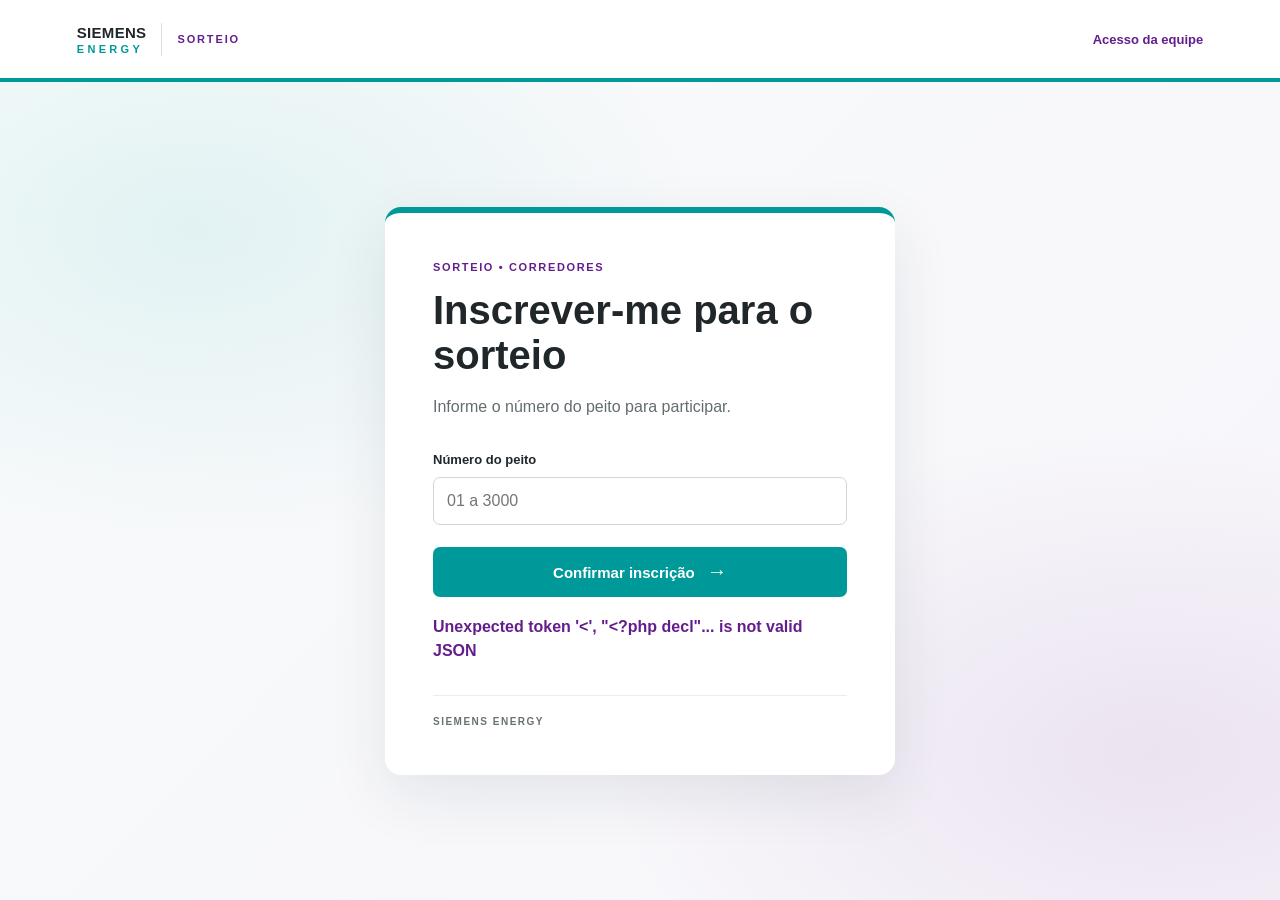
<file: index.html>
<!doctype html><html lang="pt-BR"><head><meta charset="utf-8"><meta name="viewport" content="width=device-width,initial-scale=1"><meta name="theme-color" content="#009999"><title>Inscrever-me para o sorteio | Siemens Energy</title><link rel="stylesheet" href="siemens.css"></head>
<body><header><a href="index.html" class="brand" aria-label="Siemens Energy Sorteio"><span class="brand-name">SIEMENS<span class="energy">ENERGY</span></span><span class="brand-divider"></span><span class="brand-event">SORTEIO</span></a><a href="sorteio.php" class="staff-link">Acesso da equipe</a></header><main><section class="card"><div class="eyebrow">SORTEIO • CORREDORES</div><h1 id="heading">Inscrever-me para o sorteio</h1><p id="intro">Informe o número do peito para participar.</p><form id="signup"><label for="numero">Número do peito</label><input id="numero" name="numero" type="number" min="1" max="3000" required placeholder="01 a 3000"><button>Confirmar inscrição <span aria-hidden="true">→</span></button></form><div id="message" role="status"></div><div class="brand-footer"><span>SIEMENS ENERGY</span></div></section></main>
<script>
const api=(a,data={})=>fetch('api.php?action='+a,{method:a==='status'?'GET':'POST',headers:{'Content-Type':'application/json'},body:a==='status'?undefined:JSON.stringify(data)}).then(async r=>{let x=await r.json();if(!r.ok)throw Error(x.error||'Erro no servidor');return x});
async function check(){try{const x=await api('status');if(x.closed){document.getElementById('heading').textContent='Inscrições finalizadas';document.getElementById('intro').textContent='As inscrições para este sorteio foram encerradas.';document.getElementById('signup').hidden=true}}catch(e){document.getElementById('message').textContent=e.message}}
document.getElementById('signup').addEventListener('submit',async e=>{e.preventDefault();const button=e.target.querySelector('button'),m=document.getElementById('message');button.disabled=true;m.textContent='';try{const x=await api('register',{numero:document.getElementById('numero').value});m.textContent=x.message;e.target.reset()}catch(err){m.textContent=err.message}finally{button.disabled=false}});check();
</script></body></html>
</file>
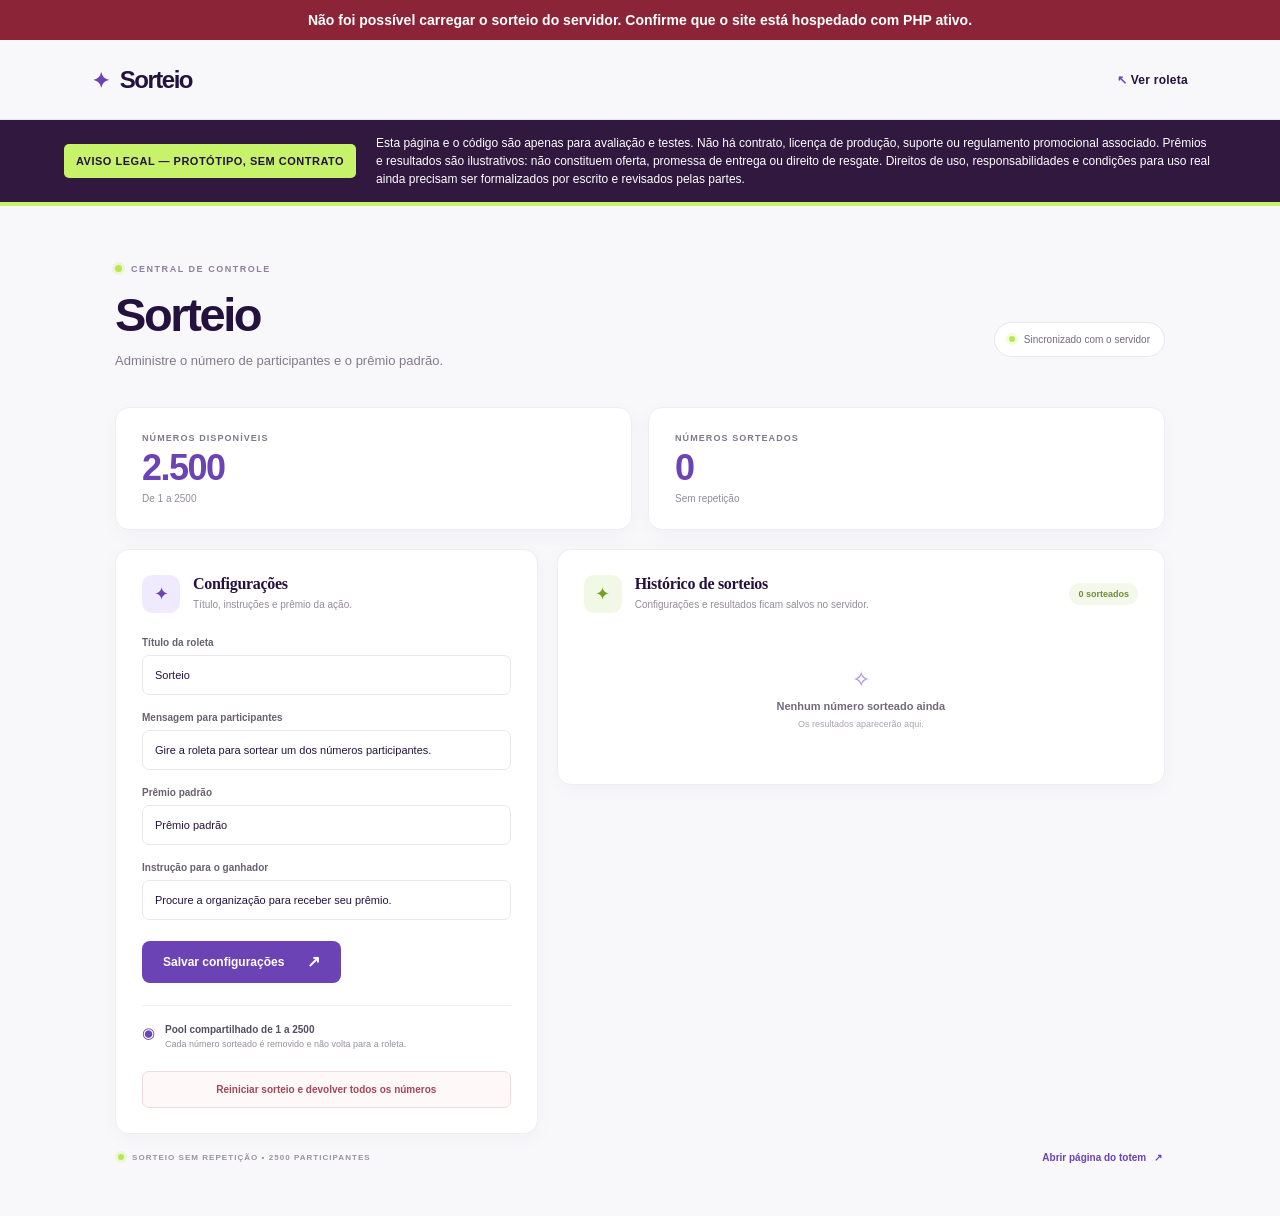
<file: admin.html>
<!doctype html>
<html lang="pt-BR"><head><meta charset="utf-8"><meta name="viewport" content="width=device-width,initial-scale=1"><meta name="theme-color" content="#24123e"><title>Admin - Sorteio</title><link rel="stylesheet" href="style.css?v=2"><link rel="stylesheet" href="legal.css?v=2"><link rel="stylesheet" href="raffle.css?v=2"></head>
<body class="admin-page"><header class="topbar"><a class="brand" href="index.html"><span class="brand-mark">&#10022;</span> Sorteio</a><a class="admin-link" href="index.html"><span>&#8598;</span> Ver roleta</a></header>
<aside class="prototype-legal" role="note"><strong class="legal-badge">AVISO LEGAL &mdash; PROT&Oacute;TIPO, SEM CONTRATO</strong><p>Esta p&aacute;gina e o c&oacute;digo s&atilde;o apenas para avalia&ccedil;&atilde;o e testes. N&atilde;o h&aacute; contrato, licen&ccedil;a de produ&ccedil;&atilde;o, suporte ou regulamento promocional associado. Pr&ecirc;mios e resultados s&atilde;o ilustrativos: n&atilde;o constituem oferta, promessa de entrega ou direito de resgate. Direitos de uso, responsabilidades e condi&ccedil;&otilde;es para uso real ainda precisam ser formalizados por escrito e revisados pelas partes.</p></aside>
<main class="admin-shell"><section class="admin-heading"><div><span class="eyebrow"><i></i> CENTRAL DE CONTROLE</span><h1>Sorteio</h1><p>Administre o n&uacute;mero de participantes e o pr&ecirc;mio padr&atilde;o.</p></div><div class="live-pill"><i></i> Sincronizado com o servidor</div></section>
<div class="raffle-stats"><section class="panel stat-card"><span>N&Uacute;MEROS DISPON&Iacute;VEIS</span><b id="remainingCount">2500</b><small>De 1 a 2500</small></section><section class="panel stat-card"><span>N&Uacute;MEROS SORTEADOS</span><b id="drawnCount">0</b><small>Sem repeti&ccedil;&atilde;o</small></section></div>
<div class="admin-grid"><section class="panel settings-panel"><div class="panel-title"><div class="panel-icon">&#10022;</div><div><h2>Configura&ccedil;&otilde;es</h2><p>T&iacute;tulo, instru&ccedil;&otilde;es e pr&ecirc;mio da a&ccedil;&atilde;o.</p></div></div><form id="settingsForm" class="settings-form"><label>T&iacute;tulo da roleta<input id="titleInput" maxlength="64"></label><label>Mensagem para participantes<input id="subtitleInput" maxlength="110"></label><label>Pr&ecirc;mio padr&atilde;o<input id="prizeNameInput" maxlength="64" placeholder="Ex.: Pr&ecirc;mio"></label><label>Instru&ccedil;&atilde;o para o ganhador<input id="prizeDescriptionInput" maxlength="130" placeholder="Ex.: Procure a organiza&ccedil;&atilde;o para retirar o pr&ecirc;mio"></label><button class="button button-purple" type="submit">Salvar configura&ccedil;&otilde;es <span>&#8599;</span></button></form><div class="offline-note"><span>&#9673;</span><div><b>Pool compartilhado de 1 a 2500</b><small>Cada n&uacute;mero sorteado &eacute; removido e n&atilde;o volta para a roleta.</small></div></div><button id="resetDraw" class="reset-draw" type="button">Reiniciar sorteio e devolver todos os n&uacute;meros</button></section>
<section class="panel history-panel"><div class="panel-title"><div class="panel-icon lime-icon">&#10022;</div><div><h2>Hist&oacute;rico de sorteios</h2><p>Configurações e resultados ficam salvos no servidor.</p></div><span id="historyCount" class="count-chip">0 sorteados</span></div><div id="winnerHistory" class="winner-history"></div><div id="emptyHistory" class="empty-state"><span>&#10023;</span><b>Nenhum n&uacute;mero sorteado ainda</b><small>Os resultados aparecer&atilde;o aqui.</small></div></section></div>
<section class="admin-bottom"><span><i></i> SORTEIO SEM REPETI&Ccedil;&Atilde;O &bull; 2500 PARTICIPANTES</span><a href="index.html">Abrir p&aacute;gina do totem <b>&#8599;</b></a></section></main><script src="app.js?v=2"></script></body></html>
</file>
<file: siemens.css>
:root{--teal:rgb(0,153,153);--violet:rgb(100,30,140);--ink:#20272b;--paper:#f5f7f7}*{box-sizing:border-box}body{margin:0;background:var(--paper);color:var(--ink);font:16px Arial,sans-serif}header{min-height:82px;padding:12px max(6vw,22px);display:flex;align-items:center;justify-content:space-between;gap:14px;background:#fff;border-bottom:4px solid var(--teal)}.brand{display:flex;align-items:center;gap:10px;color:var(--ink);text-decoration:none;letter-spacing:.04em}.brand-name{font-size:15px;font-weight:800;letter-spacing:.02em}.brand-name .energy{display:block;margin:2px 0 0;color:var(--teal);font-size:11px;letter-spacing:.3em}.brand-divider{height:33px;width:1px;background:#dce2e2;margin:0 5px}.brand-event{color:var(--violet);font-size:11px;font-weight:800;letter-spacing:.17em}.staff-link{color:var(--violet);font-size:13px;text-decoration:none;font-weight:700;white-space:nowrap}main{min-height:calc(100vh - 82px);display:grid;place-items:center;padding:clamp(16px,4vw,36px);background:radial-gradient(ellipse at 15% 18%,#00999916,transparent 33%),radial-gradient(ellipse at 90% 82%,#641e8c16,transparent 34%),linear-gradient(135deg,#f7fbfb,#f8f5fa)}.card{width:min(100%,510px);min-width:0;position:relative;background:white;padding:clamp(25px,6vw,48px);border-radius:16px;box-shadow:0 20px 60px #14292b17;border-top:6px solid var(--teal)}.eyebrow{color:var(--violet);font-size:11px;font-weight:700;letter-spacing:.15em}h1{font-size:clamp(30px,7vw,40px);line-height:1.12;margin:15px 0;overflow-wrap:anywhere}p{color:#626d70;line-height:1.6}form{display:grid;gap:10px;margin-top:25px}label{font-size:13px;font-weight:700;margin-top:7px}input{width:100%;height:48px;border:1px solid #cdd8d8;border-radius:7px;padding:0 13px;font-size:16px}input:focus{outline:3px solid #00999925;border-color:var(--teal)}button{width:100%;min-height:50px;border:0;border-radius:7px;background:var(--teal);color:white;font-size:15px;font-weight:700;cursor:pointer;margin-top:12px;padding:10px 16px}button:hover{background:var(--violet)}button:disabled{opacity:.6;cursor:wait}button span{margin-left:8px;font-size:20px}#message{margin-top:18px;color:var(--violet);font-weight:700;line-height:1.5;overflow-wrap:anywhere}.brand-footer{display:flex;align-items:center;gap:9px;border-top:1px solid #e8eded;margin-top:32px;padding-top:20px;color:#687275;font-size:10px;font-weight:800;letter-spacing:.15em}[hidden]{display:none!important}@media(max-width:480px){header{min-height:70px;padding:10px 16px}.brand{gap:7px}.brand-name{font-size:13px}.brand-name .energy{font-size:10px}.brand-divider{height:28px;margin:0 2px}.brand-event{font-size:9px;letter-spacing:.1em}.staff-link{font-size:12px}main{min-height:calc(100svh - 70px);padding:18px}.card{padding:27px 22px;border-radius:12px}h1{font-size:clamp(29px,9vw,36px)}form{margin-top:21px}.brand-footer{margin-top:24px}}@media(max-width:350px){header{gap:8px;padding-inline:12px}.brand{gap:5px}.brand-event{display:none}.staff-link{font-size:11px}}
</file>
<file: style.css>
:root{--ink:#24123e;--purple:#6b43b5;--lilac:#d8c7ff;--lime:#c7f36b;--paper:#faf9fc;--muted:#878091;--line:#edeaf2}*{box-sizing:border-box}body{margin:0;background:var(--paper);color:var(--ink);font-family:'DM Sans',Arial,sans-serif}.topbar{height:80px;padding:0 7.2%;display:flex;align-items:center;justify-content:space-between;border-bottom:1px solid rgba(36,18,62,.07);position:relative;z-index:2}.brand{text-decoration:none;color:var(--ink);font:800 24px Manrope,sans-serif;letter-spacing:-1.5px}.brand-mark{color:var(--purple);font-size:21px;margin-right:6px}.brand-light{color:var(--purple)}.admin-link{font-size:12px;font-weight:700;letter-spacing:.02em;color:var(--ink);text-decoration:none}.admin-link span{color:var(--purple);margin-left:5px}.wheel-page{min-height:100vh;background:radial-gradient(ellipse at 77% 53%,#f1eaff 0,rgba(241,234,255,.36) 27%,transparent 54%),#faf9fc}.wheel-layout{max-width:1200px;margin:0 auto;min-height:calc(100vh - 140px);padding:48px 7.2% 42px;display:grid;grid-template-columns: .85fr 1.15fr;align-items:center;gap:35px}.wheel-copy{padding-bottom:15px}.eyebrow{display:inline-flex;align-items:center;gap:9px;color:#8d819f;font-size:9px;font-weight:700;letter-spacing:.17em}.eyebrow i,.admin-bottom i,.live-pill i{display:inline-block;width:7px;height:7px;border-radius:50%;background:#b7e84f;box-shadow:0 0 0 3px rgba(199,243,107,.25)}h1,h2,p{margin-top:0}.wheel-copy h1,.admin-heading h1{font:600 clamp(47px,5.2vw,68px)/1.06 Manrope,sans-serif;letter-spacing:-3.6px;margin:23px 0 17px}.wheel-copy h1 em,.admin-heading h1 em{font-style:normal;color:var(--purple)}.wheel-copy>p,.admin-heading p{color:#817b8a;font-size:14px;line-height:1.7;margin:0 0 30px}.wheel-cta{display:flex;align-items:center;gap:16px;flex-wrap:wrap}.button{height:49px;padding:0 21px;border:0;border-radius:8px;font:700 12px 'DM Sans',sans-serif;display:inline-flex;align-items:center;justify-content:center;gap:23px;cursor:pointer;transition:transform .18s,box-shadow .18s}.button:hover{transform:translateY(-2px);box-shadow:0 8px 20px #24123e1c}.button:disabled{opacity:.55;cursor:wait;transform:none}.button span{font-size:16px}.button-lime{background:var(--lime);color:var(--ink)}.button-purple{background:var(--purple);color:white}.button-dark{background:var(--ink);color:white}.prize-count{font-size:11px;color:#918a9a}.event-note{display:flex;align-items:center;gap:12px;margin-top:53px;color:#817b8a;font-size:11px;line-height:1.7}.event-note strong{color:var(--ink);font-weight:700}.note-icon{width:34px;height:34px;background:#eee7fc;color:var(--purple);border-radius:10px;display:grid;place-items:center;font-size:17px}.wheel-stage{display:flex;align-items:center;flex-direction:column;position:relative}.wheel-glow{position:absolute;width:min(90%,470px);aspect-ratio:1;border-radius:50%;background:#d6c3ff52;filter:blur(32px);top:6%;}.wheel-frame{position:relative;width:min(100%,460px);aspect-ratio:1;padding:16px;border-radius:50%;background:white;box-shadow:0 25px 65px #42246d20,0 0 0 1px #ece4f8;z-index:1}.wheel-frame:before{content:'';position:absolute;inset:7px;border:1px solid #e8ddfb;border-radius:50%;pointer-events:none}.wheel-frame svg{height:100%;width:100%;border-radius:50%;transition:transform 5.4s cubic-bezier(.12,.73,.08,1)}.wheel-pointer{position:absolute;z-index:2;top:-2px;left:50%;transform:translateX(-50%);width:0;height:0;border-left:14px solid transparent;border-right:14px solid transparent;border-top:36px solid var(--lime);filter:drop-shadow(0 3px 2px #421c5830)}.wheel-hub{position:absolute;z-index:2;top:50%;left:50%;transform:translate(-50%,-50%);width:73px;height:73px;border-radius:50%;background:white;box-shadow:0 3px 15px #24123e2b;display:flex;align-items:center;justify-content:center;font:800 18px Manrope;letter-spacing:-1px}.wheel-hub b{color:var(--purple)}.wheel-caption{display:flex;align-items:center;gap:12px;margin-top:22px;color:#988ea6;font-size:8px;letter-spacing:.15em;font-weight:700}.caption-line{height:1px;width:29px;background:#dcd3e8}.footer{height:60px;padding:0 7.2%;display:flex;align-items:center;justify-content:space-between;border-top:1px solid #eeeaf3;color:#9a93a2;font-size:8px;font-weight:700;letter-spacing:.13em}.footer b{color:var(--purple);font-size:12px;margin:0 4px}.result-dialog{width:min(410px,calc(100% - 32px));border:0;border-radius:18px;padding:39px;text-align:center;color:var(--ink);box-shadow:0 25px 100px #24123e42;overflow:visible}.result-dialog::backdrop{background:#211136a8;backdrop-filter:blur(5px)}.result-dialog .eyebrow{justify-content:center}.dialog-close{position:absolute;right:14px;top:12px;border:0;background:transparent;font-size:25px;color:#93899f;cursor:pointer}.result-image{height:115px;width:150px;margin:24px auto 13px;border-radius:15px;background:#f2ecfb center/cover no-repeat;display:grid;place-items:center;color:var(--purple);font-size:34px}.result-dialog h2{font:800 28px Manrope;letter-spacing:-1px;margin:0 0 8px}.result-dialog p{color:#817b8a;font-size:13px;line-height:1.6;margin:0 0 20px}.winner-mark{position:absolute;top:91px;right:90px;color:#a77cf1}.admin-page{background:#f8f7fa;min-height:100vh}.admin-shell{max-width:1120px;margin:0 auto;padding:52px 35px 35px}.admin-heading{display:flex;align-items:flex-end;justify-content:space-between;margin-bottom:35px}.admin-heading h1{font-size:47px;margin:14px 0 10px;letter-spacing:-2.4px}.admin-heading p{margin-bottom:0;font-size:13px}.live-pill{margin-bottom:15px;border:1px solid #e9e5ef;background:white;padding:11px 14px;border-radius:30px;color:#726b7b;font-size:10px;display:flex;align-items:center;gap:9px}.live-pill i{width:6px;height:6px}.admin-grid{display:grid;grid-template-columns:.82fr 1.18fr;gap:19px;align-items:start}.panel{background:white;border:1px solid #efedf2;border-radius:14px;padding:25px 26px;box-shadow:0 5px 20px #29164908}.panel-title{display:flex;align-items:center;gap:13px;margin-bottom:24px}.panel-icon{height:38px;width:38px;display:grid;place-items:center;border-radius:10px;background:#f0eafe;color:var(--purple);font-size:18px}.lime-icon{background:#f2f8e6;color:#739f26}.panel-title h2{font:700 16px Manrope;margin:0 0 4px;letter-spacing:-.3px}.panel-title p{font-size:10px;color:#928c99;margin:0;line-height:1.5}.settings-form,.prize-form{display:flex;flex-direction:column;gap:16px}.settings-form label,.prize-form label{display:flex;flex-direction:column;gap:7px;color:#686170;font-size:10px;font-weight:700}.settings-form input,.prize-form input:not([type=file]){width:100%;height:40px;border:1px solid #e9e6ed;border-radius:7px;padding:0 12px;color:var(--ink);font:500 11px 'DM Sans',sans-serif;outline:none;background:white}.settings-form input:focus,.prize-form input:focus{border-color:#a889dc;box-shadow:0 0 0 3px #6b43b514}.settings-form .button{margin-top:4px;width:max-content;height:42px}.offline-note{border-top:1px solid #f0edf3;margin-top:22px;padding-top:18px;display:flex;gap:10px;color:var(--purple);font-size:15px}.offline-note div{display:flex;flex-direction:column;gap:4px}.offline-note b{font-size:10px;color:#554d61}.offline-note small{font-size:9px;color:#96909d}.prizes-title{margin-bottom:20px}.count-chip{margin-left:auto;padding:6px 9px;background:#f4f8eb;border-radius:20px;color:#718b38;font-size:9px;font-weight:700;white-space:nowrap}.prize-form{padding:17px;background:#faf9fc;border:1px solid #f0edf4;border-radius:10px;gap:12px}.form-row{display:grid;grid-template-columns:1fr 90px;gap:12px}.prize-form input:not([type=file]){height:36px;background:white}.image-row{display:flex;align-items:center;gap:12px}.image-picker{height:49px;flex:1;border:1px dashed #dcd5e6;border-radius:7px;padding:0 11px;flex-direction:row!important;align-items:center;cursor:pointer}.image-picker input{position:absolute;width:1px;height:1px;opacity:0}.upload-icon{height:27px;width:27px;border-radius:7px;background:#efe9fa;display:grid;place-items:center;color:var(--purple);font-size:15px}.image-picker span:last-child{display:flex;flex-direction:column;gap:3px}.image-picker b{font-size:9px;color:#5e5668}.image-picker small{font-size:8px;color:#9b95a1;font-weight:400}.image-preview{width:50px;height:49px;border-radius:7px;background:#f0eafe center/cover;display:grid;place-items:center;color:var(--purple);font-size:18px}.prize-form>.button{height:40px;width:max-content;font-size:10px}.prize-list{margin-top:8px}.prize-row{display:flex;align-items:center;gap:12px;padding:13px 1px;border-bottom:1px solid #f0edf2}.prize-thumb{width:42px;height:42px;border-radius:9px;flex:none;display:grid;place-items:center;background:#f1ebfa center/cover;color:var(--purple);font-size:17px}.prize-info{min-width:0;flex:1}.prize-info b{display:block;font-size:11px;color:#383043;white-space:nowrap;overflow:hidden;text-overflow:ellipsis}.prize-info small{display:block;color:#938d9a;font-size:9px;margin-top:4px;white-space:nowrap;overflow:hidden;text-overflow:ellipsis}.stock-control{display:flex;align-items:center;gap:7px;color:#706a77;font-size:10px}.stock-control button,.delete-prize{border:0;background:#f4f1f7;color:#6b43b5;border-radius:6px;width:24px;height:24px;font-weight:700;cursor:pointer}.delete-prize{margin-left:7px;color:#a38ea8;background:transparent;font-size:15px}.empty-state{padding:30px 10px;display:flex;flex-direction:column;align-items:center;gap:7px;color:#aaa2b1}.empty-state span{font-size:22px;color:#a88ad8}.empty-state b{font-size:11px;color:#716a7b}.empty-state small{font-size:9px}.admin-bottom{display:flex;justify-content:space-between;padding:18px 3px;color:#9a93a2;font-size:8px;letter-spacing:.13em;font-weight:700}.admin-bottom span{display:flex;align-items:center;gap:8px}.admin-bottom i{width:6px;height:6px}.admin-bottom a{font-size:10px;letter-spacing:0;text-decoration:none;color:var(--purple)}.admin-bottom b{margin-left:5px}
.form-actions{display:flex;align-items:center;gap:13px}.cancel-edit{border:0;background:transparent;color:#82798c;font:600 10px 'DM Sans',sans-serif;cursor:pointer}.prize-row .edit-prize{border:0;background:#f4f1f7;color:#6b43b5;border-radius:6px;padding:6px 8px;font:600 9px 'DM Sans',sans-serif;cursor:pointer}
@media(max-width:800px){.topbar{height:67px;padding:0 22px}.wheel-layout{grid-template-columns:1fr;padding:44px 24px 35px;gap:28px}.wheel-copy{text-align:center}.wheel-copy h1{font-size:52px;margin:17px 0 12px}.wheel-copy>p{margin-bottom:21px}.wheel-cta{justify-content:center}.event-note{justify-content:center;margin-top:22px}.wheel-frame{width:min(88vw,410px)}.wheel-stage{order:2}.footer{padding:0 22px}.admin-shell{padding:36px 20px 25px}.admin-heading{align-items:flex-start;flex-direction:column;gap:13px}.admin-heading h1{font-size:43px}.live-pill{margin:0}.admin-grid{grid-template-columns:1fr}.settings-panel,.prizes-panel{padding:21px}.admin-bottom{gap:15px;align-items:flex-start;flex-direction:column}}@media(max-width:420px){.wheel-copy h1{font-size:44px}.wheel-frame{padding:12px}.wheel-caption{font-size:7px;gap:7px}.wheel-caption .caption-line{width:18px}.prizes-title{flex-wrap:wrap}.count-chip{margin-left:auto}}
</file>
<file: legal.css>
.prototype-legal {
  position: relative;
  z-index: 5;
  display: grid;
  grid-template-columns: max-content minmax(0, 1fr);
  align-items: center;
  gap: 14px 20px;
  padding: 14px clamp(18px, 5vw, 72px);
  border-bottom: 4px solid #c7f36b;
  background: #30183f;
  color: #fff;
  font: 500 12px/1.5 Arial, sans-serif;
}

.prototype-legal .legal-badge {
  padding: 9px 12px;
  border-radius: 5px;
  background: #c7f36b;
  color: #24123e;
  font-size: 11px;
  font-weight: 800;
  letter-spacing: .045em;
  white-space: nowrap;
}

.prototype-legal p {
  max-width: 1450px;
  margin: 0;
}

.wheel-page .wheel-layout {
  min-height: 0;
}

@media (max-width: 800px) {
  .prototype-legal {
    grid-template-columns: 1fr;
    gap: 7px;
    padding: 10px 14px;
    font-size: 11px;
    line-height: 1.35;
  }

  .prototype-legal .legal-badge {
    justify-self: start;
    padding: 6px 9px;
    font-size: 10px;
  }
}
</file>
<file: raffle.css>
.raffle-stats {
  display: grid;
  grid-template-columns: repeat(2, minmax(0, 1fr));
  gap: 16px;
  margin-bottom: 19px;
}

.stat-card {
  display: flex;
  min-height: 122px;
  flex-direction: column;
  align-items: flex-start;
  justify-content: center;
  gap: 5px;
}

.stat-card > span {
  color: #80788a;
  font-size: 9px;
  font-weight: 800;
  letter-spacing: .12em;
}

.stat-card > b {
  color: #6b43b5;
  font: 800 36px/1.1 Manrope, Arial, sans-serif;
  letter-spacing: -1.5px;
}

.stat-card > small {
  color: #928c99;
  font-size: 10px;
}

.settings-form label {
  margin-bottom: 1px;
}

.reset-draw {
  width: 100%;
  margin-top: 22px;
  padding: 12px;
  border: 1px solid #eedbdf;
  border-radius: 7px;
  background: #fff8f8;
  color: #a3475a;
  font: 700 10px 'DM Sans', Arial, sans-serif;
  cursor: pointer;
}

.winner-history {
  max-height: 430px;
  overflow-y: auto;
}

.winner-row {
  display: flex;
  align-items: center;
  gap: 12px;
  padding: 13px 2px;
  border-bottom: 1px solid #f0edf2;
}

.winner-order {
  display: grid;
  width: 29px;
  height: 29px;
  flex: none;
  place-items: center;
  border-radius: 8px;
  background: #f0eafe;
  color: #6b43b5;
  font-size: 10px;
  font-weight: 800;
}

.winner-row b {
  flex: 1;
  color: #383043;
  font: 700 13px Manrope, Arial, sans-serif;
}

.winner-row small {
  color: #928c99;
  font-size: 9px;
}

.number-result-image {
  width: 210px;
  height: 130px;
  background: #f0eafe;
  color: #6b43b5;
  font: 800 42px Manrope, Arial, sans-serif;
}

@media (max-width: 800px) {
  .raffle-stats {
    gap: 10px;
  }

  .stat-card {
    min-height: 105px;
    padding: 17px;
  }

  .stat-card > b {
    font-size: 30px;
  }

  .winner-row small {
    max-width: 125px;
    text-align: right;
  }
}

.server-error{position:sticky;top:0;z-index:1000;padding:12px 20px;background:#8c2438;color:#fff;text-align:center;font:600 14px Arial,sans-serif}
</file>
